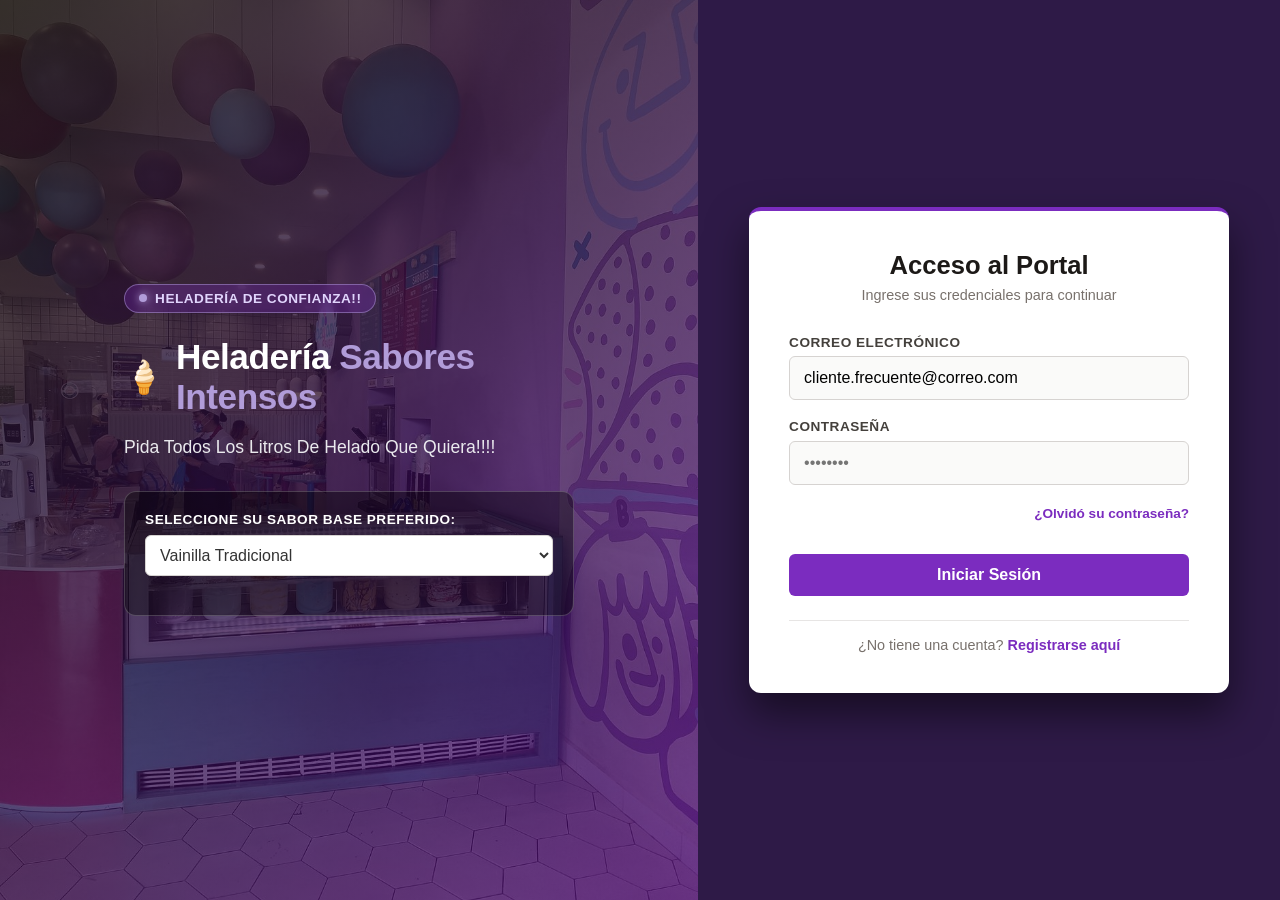
<file: index.html>
<!--
  ======================================================================
  INSTITUCIÓN: CBTis 166 Pablo Torres Burgos
  ----------------------------------------------------------------------
  * Estudiante: Gaona Castro Eduardo Baltazar
  * Grupo: 3B PRO VESP  
  * Actividad: Práctica Temática sobre Formularios en HTML5
  ====================================================================== -->

<!DOCTYPE html>
<html lang="es">
<head>
    <meta charset="UTF-8">
    <meta name="viewport" content="width=device-width, initial-scale=1.0">
    <title>Heladería Sabores Intensos - Acceso y Pedidos</title>
    <link rel="stylesheet" href="styles.css">
</head>
<body>

    <!-- Contenedor principal que divide la pantalla en dos mitades -->
    <div class="portal-container">

        <!-- LADO IZQUIERDO: Panel de Marca de la Heladería (Sin tarjetas de hotel) -->
        <div class="portal-brand-side">
            <div class="brand-content">
                
                <!-- Insignia superior modificada -->
                <div class="brand-badge">
                    <span class="badge-dot"></span> Heladería De Confianza!!
                </div>

                <div class="brand-logo-large">
                    <span class="logo-icon">🍦</span>
                    <h1>Heladería <span style="color: #b19cd9;">Sabores Intensos</span></h1>    
                </div>
                
                <p class="brand-tagline">
                    Pida Todos Los Litros De Helado Que Quiera!!!! 
                </p>

                <!-- FORMULARIO DE SELECCIÓN DE HELADOS -->
                <div class="brand-helado-box" style="margin-top: 30px; background: rgba(0, 0, 0, 0.4); padding: 20px; border-radius: 12px; border: 1px solid rgba(255, 255, 255, 0.2);">
                    <form id="form-helado-lateral">
                        <div class="input-group">
                            <label for="sabor-favorito" style="color: #fff; display: block; margin-bottom: 8px; font-weight: bold;">Seleccione su Sabor Base Preferido:</label>
                            <select id="sabor-favorito" name="sabor" required style="width: 100%; padding: 10px; border-radius: 6px; background: #fff; color: #333;">
                                <option value="" disabled>-- Elige una opción --</option>
                                
                                <!-- Grupo 1: Cremosos (Con <optgroup> requerido) -->
                                <optgroup label="Helados Cremosos">
                                    <option value="vainilla" selected>Vainilla Tradicional </option>
                                    <option value="chocolate">Chocolate Oscuro</option>
                                    <option value="fresa">Fresa con Crema</option>
                                </optgroup>

                                <!-- Grupo 2: Frutales -->
                                <optgroup label="Nieves de Agua / Frutales">
                                    <option value="limon">Limón Real</option>
                                    <option value="mango">Mango con Chamoy</option>
                                </optgroup>
                            </select>
                        </div>
                    </form>
                </div>

            </div>
        </div>

        

        <!-- LADO DERECHO: Tarjeta del Formulario de Inicio de Sesión -->
        <div class="portal-form-side">
            <div class="login-card">
                
                <div class="login-header">
                    <h2>Acceso al Portal</h2>
                    <p>Ingrese sus credenciales para continuar</p>
                </div>

                <!-- Formulario de Inicio de Sesión -->
                <form id="form-login" action="/login-procesar" method="POST">
                    
                    <div class="input-group">
                        <label for="email">Correo Electrónico</label>
                        <!-- Input con valor por defecto -->
                        <input type="email" id="email" name="email" placeholder="ejemplo@correo.com" required value="cliente.frecuente@correo.com">
                    </div>

                    <div class="input-group">
                        <label for="password">Contraseña</label>
                        <input type="password" id="password" name="password" placeholder="••••••••" required>
                    </div>

                    <div class="form-actions-help">
                        <a href="recuperar.html" class="forgot-link">¿Olvidó su contraseña?</a>
                    </div>

                    <button type="submit" class="btn-submit">Iniciar Sesión</button>

                </form>

                <!-- Pie de tarjeta con opción de registro -->
                <div class="login-footer">
                    <p>¿No tiene una cuenta? <a href="registro.html">Registrarse aquí</a></p>
                </div>

            </div>
        </div>

    </div>

    <script src="script.js"></script>
</body>
</html>
</file>
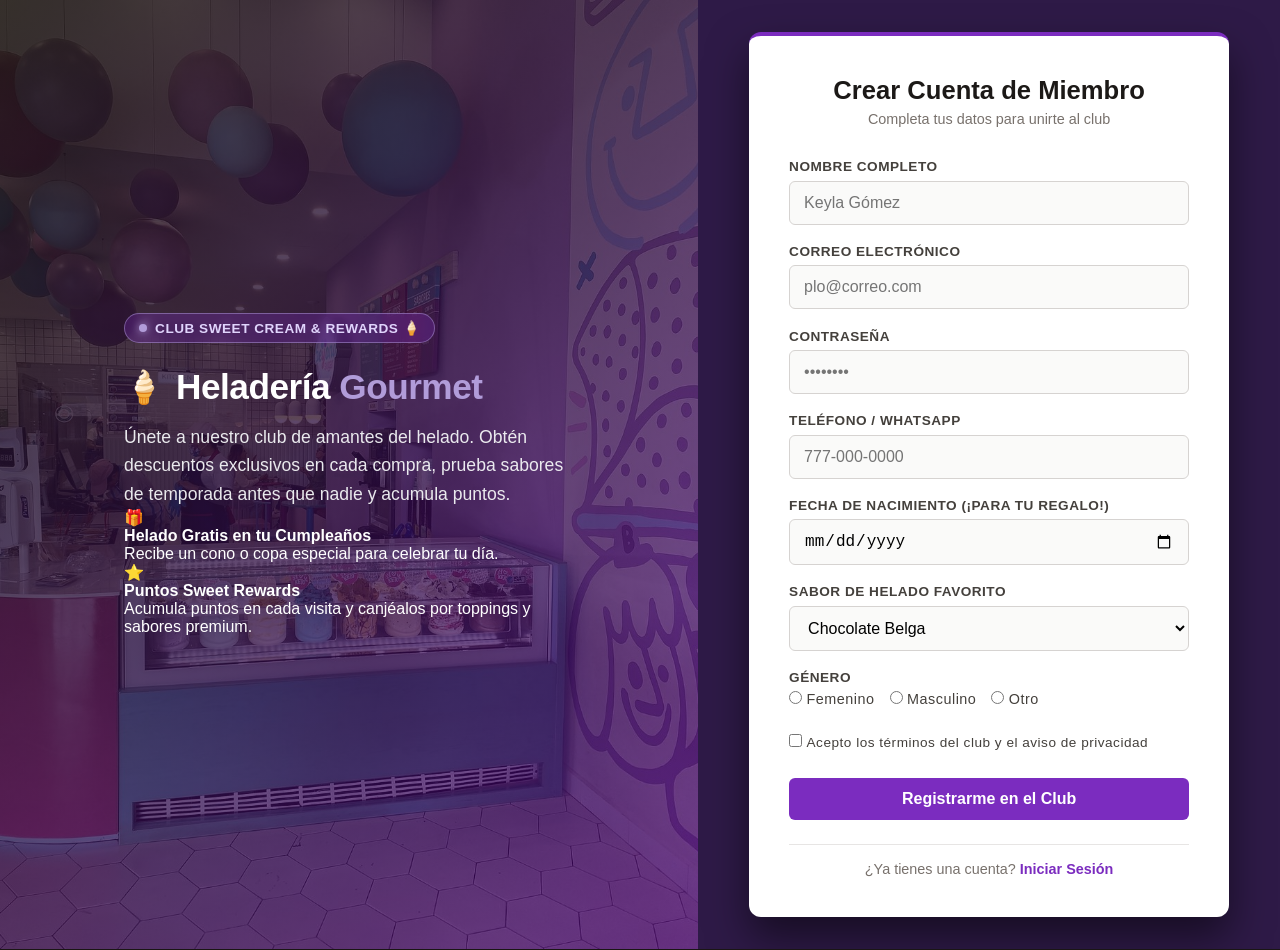
<file: registro.html>
<!DOCTYPE html>
<html lang="es">
<head>
    <meta charset="UTF-8">
    <meta name="viewport" content="width=device-width, initial-scale=1.0">
    <title>Registro - Club de Helados</title>
    <link rel="stylesheet" href="styles.css">
</head>
<body>

    <!-- Contenedor general de dos columnas -->
    <div class="portal-container">

        <!-- LADO IZQUIERDO: Panel de Marca y Beneficios del Club -->
        <div class="portal-brand-side">
            <div class="brand-content">
                
                <div class="brand-badge">
                    <span class="badge-dot"></span> Club Sweet Cream & Rewards 🍦
                </div>

                <div class="brand-logo-large">
                    <span class="logo-icon">🍦</span>
                    <h1>Heladería <span>Gourmet</span></h1>
                </div>
                
                <p class="brand-tagline">
                    Únete a nuestro club de amantes del helado. Obtén descuentos exclusivos en cada compra, prueba sabores de temporada antes que nadie y acumula puntos.
                </p>

                <div class="brand-features">
                    <div class="feature-item">
                        <div class="feature-icon">🎁</div>
                        <div>
                            <h4>Helado Gratis en tu Cumpleaños</h4>
                            <p>Recibe un cono o copa especial para celebrar tu día.</p>
                        </div>
                    </div>
                    <div class="feature-item">
                        <div class="feature-icon">⭐</div>
                        <div>
                            <h4>Puntos Sweet Rewards</h4>
                            <p>Acumula puntos en cada visita y canjéalos por toppings y sabores premium.</p>
                        </div>
                    </div>
                </div>

            </div>
        </div>

        <!-- LADO DERECHO: Tarjeta del Formulario de Registro -->
        <div class="portal-form-side">
            <div class="login-card">
                
                <div class="login-header">
                    <h2>Crear Cuenta de Miembro</h2>
                    <p>Completa tus datos para unirte al club</p>
                </div>

                <!-- Formulario completo de Registro -->
                <form id="form-registro" action="#" method="POST">
                    
                    <div class="input-group">
                        <label for="nombre">Nombre Completo</label>
                        <input type="text" id="nombre" name="nombre" placeholder="Keyla Gómez" required>
                    </div>

                    <div class="input-group">
                        <label for="email">Correo Electrónico</label>
                        <input type="email" id="email" name="email" placeholder="plo@correo.com" required>
                    </div>

                    <div class="input-group">
                        <label for="password">Contraseña</label>
                        <input type="password" id="password" name="password" placeholder="••••••••" required>
                    </div>

                    <div class="input-group">
                        <label for="telefono">Teléfono / WhatsApp</label>
                        <input type="tel" id="telefono" name="telefono" placeholder="777-000-0000">
                    </div>

                    <div class="input-group">
                        <label for="fecha-nacimiento">Fecha de Nacimiento (¡para tu regalo!)</label>
                        <input type="date" id="fecha-nacimiento" name="fecha_nacimiento">
                    </div>

                    <div class="input-group">
                        <label for="sabor-favorito">Sabor de Helado Favorito</label>
                        <select id="sabor-favorito" name="sabor_favorito">
                            <option value="chocolate" selected>Chocolate Belga</option>
                            <option value="vainilla">Vainilla de Papantla</option>
                            <option value="fresa">Fresa Natural</option>
                            <option value="cookies">Galleta & Crema (Oreo)</option>
                            <option value="pistache">Pistache Gourmet</option>
                            <option value="frutos">Frutos Rojos (Sorbete)</option>
                        </select>
                    </div>

                    <div class="input-group">
                        <label>Género</label>
                        <div style="display: flex; gap: 15px; margin-top: 5px;">
                            <label style="font-weight: normal; text-transform: none; cursor: pointer; font-size: 0.9rem;">
                                <input type="radio" name="genero" value="femenino"> Femenino
                            </label>
                            <label style="font-weight: normal; text-transform: none; cursor: pointer; font-size: 0.9rem;">
                                <input type="radio" name="genero" value="masculino"> Masculino
                            </label>
                            <label style="font-weight: normal; text-transform: none; cursor: pointer; font-size: 0.9rem;">
                                <input type="radio" name="genero" value="otro"> Otro
                            </label>
                        </div>
                    </div>

                    <div class="input-group checkbox-group">
                        <input type="checkbox" id="terminos" name="terminos" required>
                        <label for="terminos" style="display: inline; font-weight: normal; text-transform: none; font-size: 0.85rem; margin-bottom: 0;">
                            Acepto los términos del club y el aviso de privacidad
                        </label>
                    </div>

                    <button type="submit" class="btn-submit">Registrarme en el Club</button>

                </form>

                <!-- Pie de tarjeta con enlace para regresar al Login -->
                <div class="login-footer">
                    <p>¿Ya tienes una cuenta? <a href="index.html">Iniciar Sesión</a></p>
                </div>

            </div>
        </div>

    </div>

    <script src="script_registro.js"></script>
</body>
</html>
</file>
<file: styles.css>
/* ======================================================================
   ESTILOS CORPORATIVOS - HELADERÍA SABORES INTENSOS (ESTILO LILA / MORADO)
   ====================================================================== */
* {
    box-sizing: border-box;
    margin: 0;
    padding: 0;
}

body {
    font-family: 'Segoe UI', Tahoma, Geneva, Verdana, sans-serif;
    min-height: 100vh;
    overflow-y: auto;
    background-color: #1a1614;
}

/* Contenedor general que divide la pantalla en dos columnas */
.portal-container {
    display: grid;
    grid-template-columns: 1.2fr 1fr; /* Izquierda más amplia, derecha simétrica */
    min-height: 100vh;
    width: 100%;
}

@media (max-width: 900px) {
    .portal-container {
        grid-template-columns: 1fr; /* En celulares se vuelve una sola columna */
    }
    .portal-brand-side {
        padding: 3rem 1.5rem !important;
        min-height: 280px;
    }
}

/* --------------------------------------------------------------------
   PANEL IZQUIERDO: IMAGEN DE HELADERÍA CON FILTRO Y ELEGANCIA
   -------------------------------------------------------------------- */
.portal-brand-side {
    /* Degradado oscuro combinado con tu foto de la heladería */
    background: linear-gradient(135deg, rgba(26, 22, 20, 0.85), rgba(75, 0, 130, 0.65)), 
                url('img/helado.jpg');
    background-size: cover;
    background-position: center;
    background-repeat: no-repeat;
    display: flex;
    align-items: center;
    justify-content: center;
    padding: 3rem;
    color: white;
}
.brand-content {
    max-width: 450px;
}

/* Insignia superior en tonos lila/morados */
.brand-badge {
    display: inline-flex;
    align-items: center;
    gap: 8px;
    background-color: rgba(123, 44, 191, 0.3);
    border: 1px solid rgba(177, 156, 217, 0.5);
    padding: 6px 14px;
    border-radius: 20px;
    font-size: 0.85rem;
    font-weight: 600;
    color: #e0d4fc;
    text-transform: uppercase;
    letter-spacing: 0.5px;
    margin-bottom: 1.5rem;
    backdrop-filter: blur(4px);
}

.badge-dot {
    width: 8px;
    height: 8px;
    background-color: #b19cd9;
    border-radius: 50%;
    box-shadow: 0 0 8px #b19cd9;
}

.brand-logo-large {
    display: flex;
    align-items: center;
    gap: 12px;
    margin-bottom: 1rem;
}

.brand-logo-large .logo-icon {
    font-size: 2rem;
    color: #b19cd9;
}

.brand-logo-large h1 {
    font-size: 2.2rem;
    font-weight: 800;
    letter-spacing: -0.5px;
}

.brand-logo-large h1 span {
    color: #b19cd9; /* Lila intenso */
}

.brand-tagline {
    font-size: 1.1rem;
    line-height: 1.6;
    opacity: 0.95;
    color: #f3f4f6;
}

/* --------------------------------------------------------------------
   PANEL DERECHO: FORMULARIO Y TARJETA (Fondo morado fuerte)
   -------------------------------------------------------------------- */
.portal-form-side {
    background-color: #2e1a47; /* Fondo morado fuerte y elegante */
    display: flex;
    align-items: center;
    justify-content: center;
    padding: 2rem 1rem;
}

.login-card {
    background-color: #ffffff;
    padding: 2.5rem;
    border-radius: 12px;
    box-shadow: 0 20px 40px rgba(0, 0, 0, 0.5);
    width: 100%;
    max-width: 480px;
    border-top: 4px solid #7b2cbf; /* Toque morado institucional superior */
}

/* Encabezado del formulario */
.login-header {
    text-align: center;
    margin-bottom: 2rem;
}

.login-header h2 {
    color: #1c1917;
    font-size: 1.6rem;
    margin-bottom: 0.4rem;
}

.login-header p {
    color: #78716c;
    font-size: 0.9rem;
}

/* Grupos de campos */
.input-group {
    margin-bottom: 1.2rem;
}

label {
    display: block;
    margin-bottom: 0.4rem;
    font-weight: 600;
    color: #44403c;
    font-size: 0.85rem;
    text-transform: uppercase;
    letter-spacing: 0.5px;
}

/* Inputs limpios y modernos */
input[type="text"],
input[type="email"],
input[type="password"],
input[type="tel"],
input[type="number"],
input[type="date"],
select,
textarea {
    width: 100%;
    padding: 12px 14px;
    border: 1px solid #d6d3d1;
    border-radius: 6px;
    font-size: 1rem;
    background-color: #fafaf9;
    transition: all 0.2s ease;
}

input:focus, 
select:focus, 
textarea:focus {
    border-color: #7b2cbf;
    outline: none;
    background-color: #fff;
    box-shadow: 0 0 0 3px rgba(123, 44, 191, 0.15);
}

/* Enlace de ayuda */
.form-actions-help {
    text-align: right;
    margin-bottom: 1.5rem;
}

.forgot-link {
    color: #7b2cbf;
    font-size: 0.85rem;
    text-decoration: none;
    font-weight: 600;
}

.forgot-link:hover {
    text-decoration: underline;
}

/* Botón de envío principal (Morado vibrante) */
.btn-submit {
    width: 100%;
    padding: 12px;
    border: none;
    border-radius: 6px;
    background-color: #7b2cbf;
    color: white;
    font-size: 1rem;
    font-weight: 600;
    cursor: pointer;
    transition: background-color 0.2s;
    margin-top: 0.5rem;
}

.btn-submit:hover {
    background-color: #5a189a;
}

/* Pie de tarjeta */
.login-footer {
    text-align: center;
    margin-top: 1.5rem;
    padding-top: 1rem;
    border-top: 1px solid #e7e5e4;
}

.login-footer p {
    color: #78716c;
    font-size: 0.9rem;
}

.login-footer a {
    color: #7b2cbf;
    text-decoration: none;
    font-weight: 600;
}

.login-footer a:hover {
    text-decoration: underline;
}
</file>
